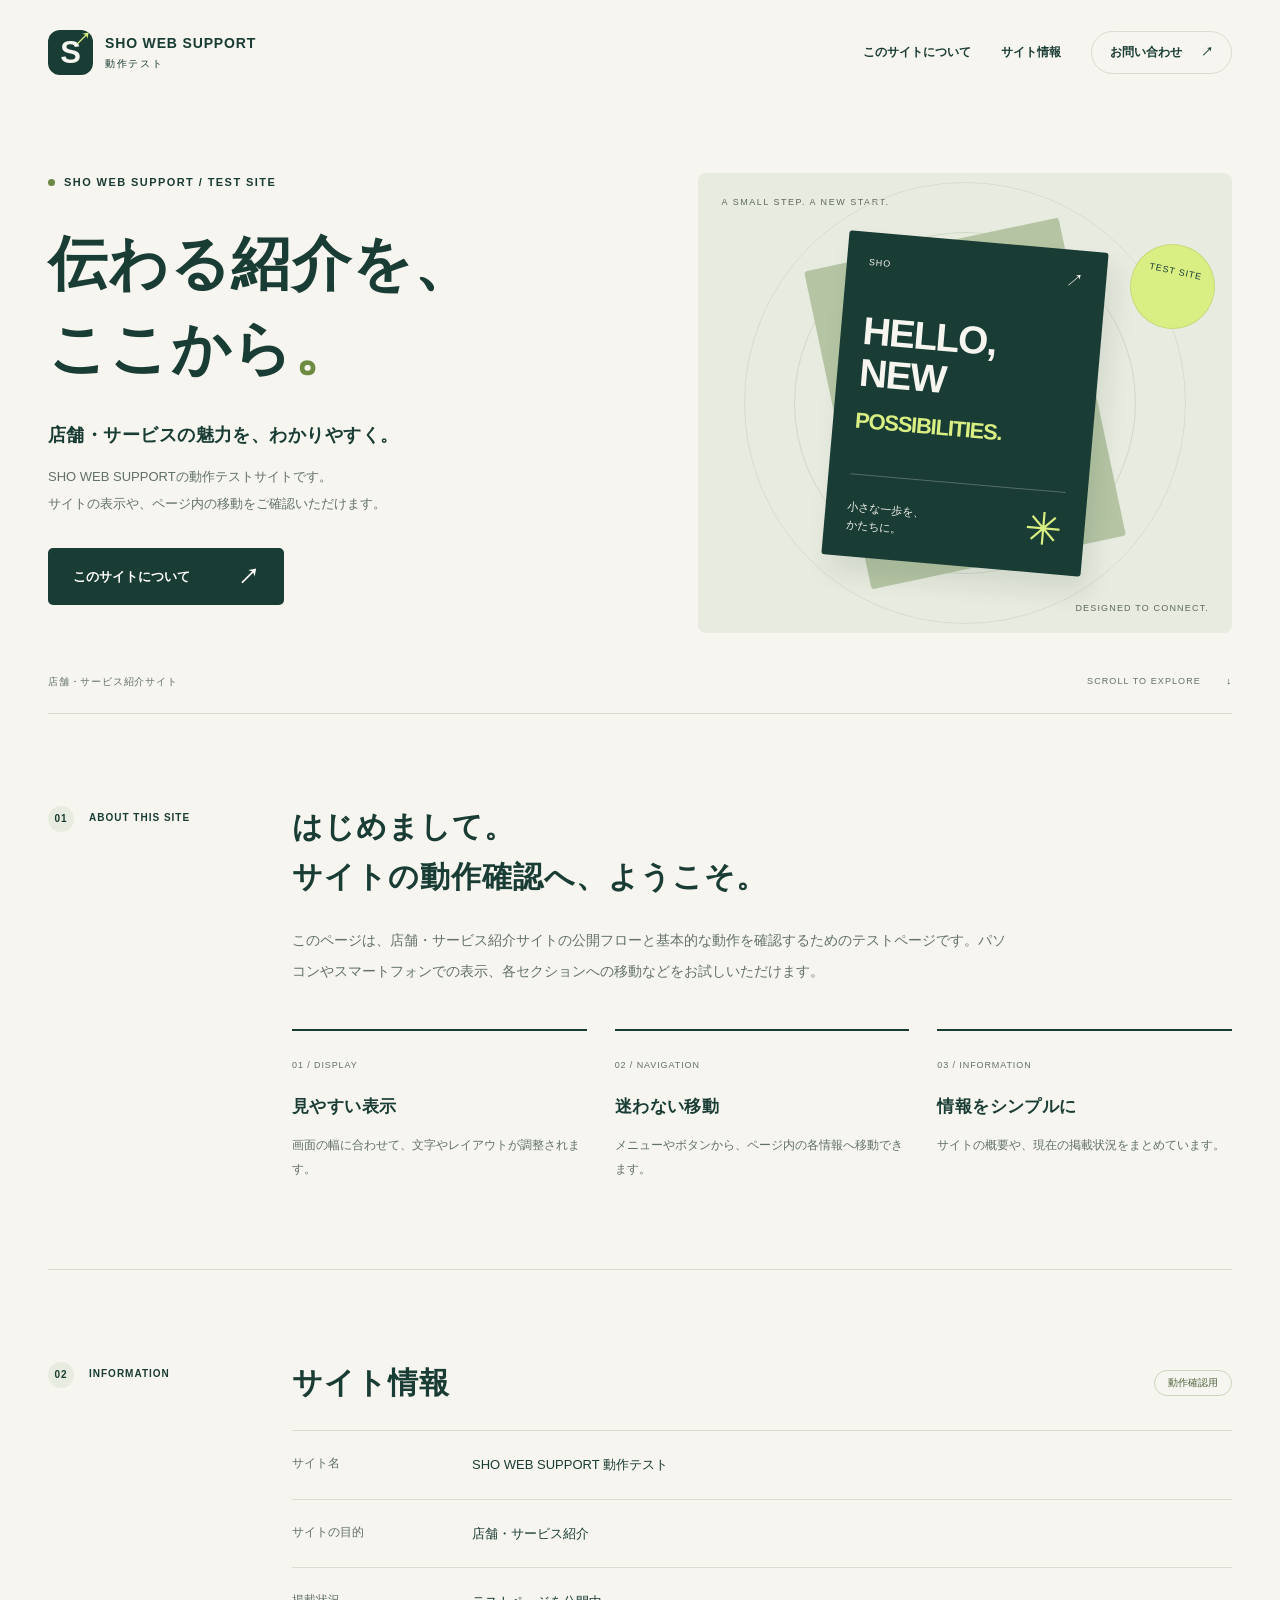
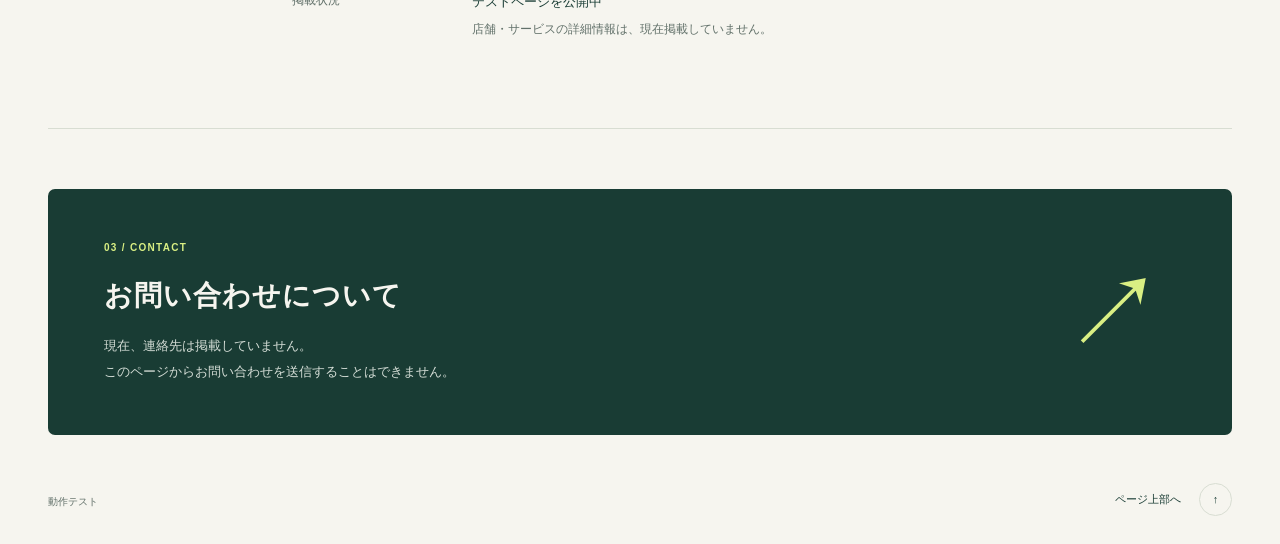
<file: index.html>
<!doctype html>
<html lang="ja">
<head>
  <meta charset="utf-8">
  <meta name="viewport" content="width=device-width, initial-scale=1">
  <meta name="description" content="SHO WEB SUPPORT 動作テスト。店舗・サービス紹介サイトの表示とページ内の移動を確認できるテストページです。">
  <meta name="theme-color" content="#f6f5ef">
  <title>SHO WEB SUPPORT 動作テスト</title>
  <link rel="stylesheet" href="./style.css">
</head>
<body>
  <a class="skip-link" href="#main">本文へスキップ</a>
  <header class="header">
    <a class="brand" href="./" aria-label="SHO WEB SUPPORT 動作テスト ホーム">
      <span class="brand-mark" aria-hidden="true">S<span>↗</span></span>
      <span class="brand-text">SHO WEB SUPPORT<small>動作テスト</small></span>
    </a>
    <nav aria-label="メインナビゲーション">
      <a href="#about">このサイトについて</a>
      <a href="#information">サイト情報</a>
      <a class="nav-contact" href="#contact">お問い合わせ <span aria-hidden="true">↗</span></a>
    </nav>
  </header>

  <main id="main">
    <section class="hero" aria-labelledby="hero-title">
      <div class="hero-copy">
        <p class="eyebrow"><span class="status-dot"></span> SHO WEB SUPPORT / TEST SITE</p>
        <h1 id="hero-title">伝わる紹介を、<br>ここから<span class="green">。</span></h1>
        <p class="hero-lead">店舗・サービスの魅力を、わかりやすく。</p>
        <p class="hero-description">SHO WEB SUPPORTの動作テストサイトです。<br class="desktop-break">サイトの表示や、ページ内の移動をご確認いただけます。</p>
        <a class="button" href="#about">このサイトについて <span aria-hidden="true">↗</span></a>
      </div>
      <div class="hero-art" aria-hidden="true">
        <span class="art-label">A SMALL STEP. A NEW START.</span>
        <div class="back-sheet"></div>
        <div class="front-sheet">
          <div class="sheet-top"><span>SHO</span><span>↗</span></div>
          <div class="sheet-title">HELLO,<br>NEW<br><span>POSSIBILITIES.</span></div>
          <div class="sheet-bottom"><span>小さな一歩を、<br>かたちに。</span><span class="sheet-symbol">✳</span></div>
        </div>
        <div class="round-label">TEST SITE<span>&nbsp;</span></div>
        <span class="art-caption">DESIGNED TO CONNECT.</span>
      </div>
      <div class="hero-footer"><span>店舗・サービス紹介サイト</span><a href="#about">SCROLL TO EXPLORE <span aria-hidden="true">↓</span></a></div>
    </section>

    <section class="about section" id="about" aria-labelledby="about-title">
      <div class="section-label"><span>01</span> ABOUT THIS SITE</div>
      <div class="section-content">
        <h2 id="about-title">はじめまして。<br>サイトの動作確認へ、ようこそ。</h2>
        <p class="body-copy">このページは、店舗・サービス紹介サイトの公開フローと基本的な動作を確認するためのテストページです。パソコンやスマートフォンでの表示、各セクションへの移動などをお試しいただけます。</p>
        <div class="feature-grid">
          <article class="feature">
            <span class="feature-number">01 / DISPLAY</span>
            <h3>見やすい表示</h3>
            <p>画面の幅に合わせて、文字やレイアウトが調整されます。</p>
          </article>
          <article class="feature">
            <span class="feature-number">02 / NAVIGATION</span>
            <h3>迷わない移動</h3>
            <p>メニューやボタンから、ページ内の各情報へ移動できます。</p>
          </article>
          <article class="feature">
            <span class="feature-number">03 / INFORMATION</span>
            <h3>情報をシンプルに</h3>
            <p>サイトの概要や、現在の掲載状況をまとめています。</p>
          </article>
        </div>
      </div>
    </section>

    <section class="information section" id="information" aria-labelledby="information-title">
      <div class="section-label"><span>02</span> INFORMATION</div>
      <div class="section-content">
        <div class="heading-row"><h2 id="information-title">サイト情報</h2><span class="pill">動作確認用</span></div>
        <dl class="info-list">
          <div><dt>サイト名</dt><dd>SHO WEB SUPPORT 動作テスト</dd></div>
          <div><dt>サイトの目的</dt><dd>店舗・サービス紹介</dd></div>
          <div><dt>掲載状況</dt><dd>テストページを公開中<span class="info-note">店舗・サービスの詳細情報は、現在掲載していません。</span></dd></div>
        </dl>
      </div>
    </section>

    <section class="contact" id="contact" aria-labelledby="contact-title">
      <div>
        <p class="eyebrow">03 / CONTACT</p>
        <h2 id="contact-title">お問い合わせについて</h2>
        <p>現在、連絡先は掲載していません。<br>このページからお問い合わせを送信することはできません。</p>
      </div>
      <span class="contact-symbol" aria-hidden="true">↗</span>
    </section>
  </main>

  <footer class="footer">
    <div><p>動作テスト</p></div>
    <a class="back-top" href="#main">ページ上部へ <span aria-hidden="true">↑</span></a>
  </footer>
</body>
</html>
</file>
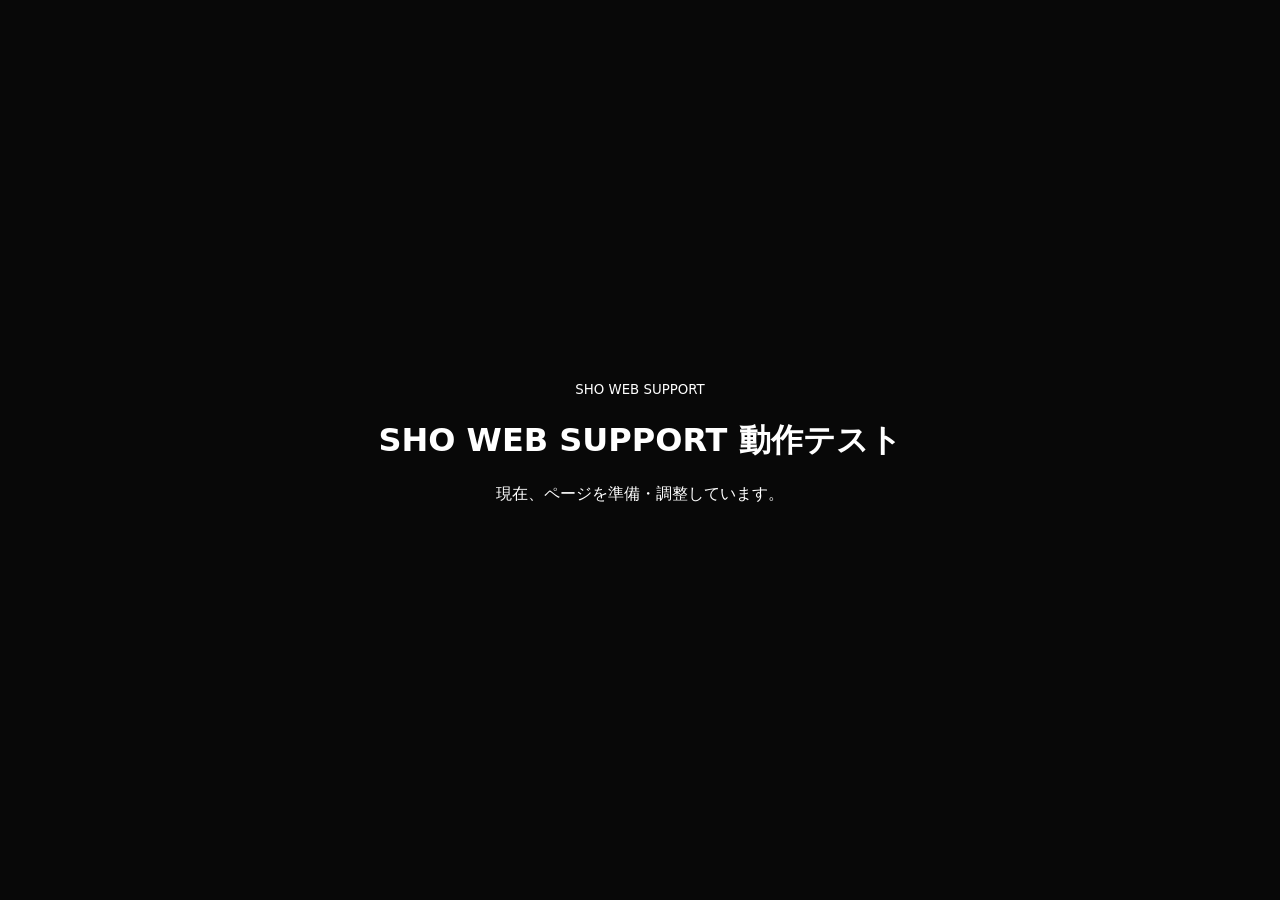
<file: docs/index.html>
<!doctype html><html lang="ja"><head><meta charset="utf-8"><meta name="viewport" content="width=device-width,initial-scale=1"><meta name="robots" content="noindex,nofollow"><title>SHO WEB SUPPORT 動作テスト</title><style>body{margin:0;min-height:100vh;display:grid;place-items:center;background:#080808;color:#fff;font-family:system-ui}main{padding:40px;text-align:center}</style></head><body><main><small>SHO WEB SUPPORT</small><h1>SHO WEB SUPPORT 動作テスト</h1><p>現在、ページを準備・調整しています。</p></main></body></html>
</file>
<file: style.css>
:root{--paper:#f6f5ef;--ink:#193c34;--muted:#62716a;--line:#d8ddd2;--accent:#d9ef83;--white:#fffefa}*{box-sizing:border-box}html{scroll-behavior:smooth;scroll-padding-top:30px}body{margin:0;background:var(--paper);color:var(--ink);font-family:-apple-system,BlinkMacSystemFont,"Segoe UI","Noto Sans JP","Hiragino Kaku Gothic ProN","Yu Gothic",Meiryo,sans-serif;line-height:1.8;-webkit-font-smoothing:antialiased}a{color:inherit;text-decoration:none}a:focus-visible{outline:3px solid #547e2b;outline-offset:6px}a{ -webkit-tap-highlight-color:transparent}::selection{background:var(--accent);color:var(--ink)}.skip-link{position:absolute;top:8px;left:16px;transform:translateY(-160%);background:var(--ink);color:white;padding:8px 20px;z-index:5}.skip-link:focus{transform:translateY(0)}.header{max-width:1320px;padding:30px 48px;margin:auto;display:flex;align-items:center;justify-content:space-between;gap:24px}.brand{display:flex;align-items:center;gap:12px;flex-shrink:0}.brand-mark{position:relative;font-size:31px;font-weight:900;line-height:1;background:var(--ink);color:var(--paper);width:45px;height:45px;display:flex;align-items:center;justify-content:center;border-radius:12px}.brand-mark span{font-size:17px;position:absolute;right:2px;top:1px;color:var(--accent)}.brand-text{font-size:14px;font-weight:800;letter-spacing:.06em;line-height:1.4}.brand-text small{display:block;font-size:10px;letter-spacing:.17em;font-weight:500;margin-top:4px}.header nav{display:flex;gap:30px;align-items:center;font-size:12px;font-weight:600}.header nav a{transition:color .2s}.header nav a:hover{color:#5c7b34}.nav-contact{border:1px solid var(--line);border-radius:30px;padding:10px 18px}.nav-contact span{margin-left:16px}.hero{max-width:1224px;margin:0 auto;padding:68px 0 0;display:grid;grid-template-columns:1.15fr 1fr;column-gap:50px}.eyebrow{font-size:11px;font-weight:700;letter-spacing:.13em;display:flex;align-items:center;gap:9px;margin:0 0 28px}.status-dot{display:inline-block;width:7px;height:7px;background:#6c8843;border-radius:50%}h1{font-size:clamp(40px,4.6vw,66px);line-height:1.45;letter-spacing:.025em;margin:0 0 27px;font-weight:800}.green{color:#6e8b42}.hero-lead{font-size:18px;font-weight:700;margin:0 0 12px;letter-spacing:.025em}.hero-description{font-size:13px;color:var(--muted);line-height:2.1;margin:0 0 30px}.button{display:inline-flex;align-items:center;justify-content:space-between;gap:48px;padding:17px 25px;background:var(--ink);color:var(--white);border-radius:5px;font-size:13px;font-weight:600;transition:background .2s,transform .2s}.button span{font-size:21px;line-height:1}.button:hover{background:#315b45;transform:translateY(-2px)}.hero-art{position:relative;min-height:460px;background:#e8ebdf;border-radius:8px;overflow:hidden;display:flex;align-items:center;justify-content:center}.hero-art:before{content:"";position:absolute;width:340px;height:340px;border:1px solid #d1d9c7;border-radius:50%}.hero-art:after{content:"";position:absolute;width:440px;height:440px;border:1px solid #d7dece;border-radius:50%}.art-label{position:absolute;top:21px;left:24px;font-size:9px;letter-spacing:.17em;color:#5a6b5c}.back-sheet{position:absolute;width:260px;height:325px;background:#b5c5a4;transform:rotate(-12deg);border-radius:3px}.front-sheet{position:relative;z-index:1;background:var(--ink);color:var(--paper);width:260px;height:325px;padding:22px;transform:rotate(5deg);box-shadow:8px 16px 24px #193c341a;border-radius:3px;display:flex;flex-direction:column;justify-content:space-between}.sheet-top{display:flex;justify-content:space-between;font-size:9px;letter-spacing:.1em}.sheet-top span:last-child{font-size:18px;line-height:1}.sheet-title{font-size:39px;font-weight:800;line-height:1.08;letter-spacing:-.04em}.sheet-title span{font-size:22px;color:var(--accent);letter-spacing:-.055em}.sheet-bottom{display:flex;justify-content:space-between;align-items:end;border-top:1px solid #ffffff40;padding-top:15px;font-size:11px;line-height:1.7}.sheet-symbol{font-size:45px;line-height:1;color:var(--accent)}.round-label{position:absolute;z-index:2;right:28px;top:71px;width:85px;height:85px;border-radius:50%;background:var(--accent);display:flex;align-items:center;justify-content:center;flex-direction:column;font-size:9px;letter-spacing:.1em;transform:rotate(12deg);border:1px solid #193c341a}.round-label span{font-size:26px;line-height:1.2;font-weight:700;letter-spacing:-.03em}.art-caption{position:absolute;bottom:17px;right:23px;font-size:9px;letter-spacing:.13em;color:#5a6b5c}.hero-footer{grid-column:1/-1;display:flex;justify-content:space-between;border-bottom:1px solid var(--line);padding:40px 0 22px;margin-bottom:0;font-size:10px;letter-spacing:.08em;color:var(--muted)}.hero-footer a{font-size:9px;letter-spacing:.12em}.hero-footer a span{margin-left:22px;color:var(--ink)}.section{max-width:1224px;margin:auto;padding:88px 0;display:grid;grid-template-columns:260px 1fr;gap:34px;border-bottom:1px solid var(--line)}.section-label{font-size:10px;letter-spacing:.1em;font-weight:700;padding-top:7px;display:flex;gap:15px;align-items:flex-start}.section-label>span{font-size:10px;background:#e8ebdf;border-radius:50%;width:26px;height:26px;display:inline-flex;align-items:center;justify-content:center;margin-top:-3px}h2{font-size:30px;line-height:1.65;letter-spacing:.035em;margin:0 0 24px;font-weight:700}.body-copy{font-size:14px;line-height:2.2;color:var(--muted);max-width:720px;margin:0}.feature-grid{display:grid;grid-template-columns:repeat(3,1fr);gap:28px;margin-top:42px}.feature{border-top:2px solid var(--ink);padding-top:18px}.feature-number{font-size:9px;letter-spacing:.1em;color:var(--muted)}h3{font-size:17px;letter-spacing:.025em;margin:15px 0 10px}.feature p{font-size:12px;color:var(--muted);margin:0;line-height:2}.heading-row{display:flex;align-items:center;justify-content:space-between;gap:16px;margin-bottom:23px}.heading-row h2{margin:0}.pill{font-size:10px;border:1px solid #cbd6ba;padding:3px 13px;border-radius:20px;white-space:nowrap;color:#4f653e}.info-list{margin:0;border-top:1px solid var(--line)}.info-list>div{display:grid;grid-template-columns:160px 1fr;gap:20px;padding:22px 0;border-bottom:1px solid var(--line);font-size:13px}.info-list>div:last-child{border-bottom:0;padding-bottom:0}.info-list dt{color:var(--muted);font-size:12px}.info-list dd{margin:0;font-weight:500;overflow-wrap:anywhere}.info-note{display:block;font-size:12px;color:var(--muted);font-weight:400;margin-top:5px}.mono{font-family:ui-monospace,SFMono-Regular,Consolas,monospace;letter-spacing:.06em}.contact{max-width:1224px;margin:60px auto 0;background:var(--ink);color:var(--paper);border-radius:7px;padding:50px 56px;display:flex;align-items:center;justify-content:space-between;gap:28px}.contact .eyebrow{color:var(--accent);font-size:10px;margin-bottom:16px}.contact h2{font-size:28px;margin-bottom:14px}.contact p:not(.eyebrow){font-size:13px;color:#d4ddd6;line-height:2;margin:0}.contact-symbol{font-size:100px;color:var(--accent);line-height:1;font-weight:300;margin-right:12px}.footer{max-width:1224px;margin:auto;padding:48px 0 28px;display:grid;grid-template-columns:1fr auto;gap:30px;align-items:center}.footer-brand{font-size:15px;font-weight:800;letter-spacing:.04em}.footer p{font-size:10px;color:var(--muted);margin:5px 0 0}.back-top{font-size:11px}.back-top span{display:inline-flex;align-items:center;justify-content:center;width:33px;height:33px;border:1px solid var(--line);border-radius:50%;margin-left:15px}.footer small{grid-column:1/-1;font-size:9px;color:var(--muted);border-top:1px solid var(--line);padding-top:20px;letter-spacing:.04em}@media(min-width:1400px){.hero{padding-top:85px}.hero-art{min-height:490px}}@media(max-width:1320px){.hero,.section,.contact,.footer{margin-left:48px;margin-right:48px}.section{grid-template-columns:210px 1fr}.hero{column-gap:35px}.round-label{right:17px}}@media(max-width:1000px){.header{padding:25px 28px}.header nav{gap:18px;font-size:11px}.hero,.section,.contact,.footer{margin-left:28px;margin-right:28px}.hero{padding-top:45px;column-gap:28px;grid-template-columns:1.1fr 1fr}.hero-art{min-height:410px}.front-sheet,.back-sheet{width:220px;height:290px}.sheet-title{font-size:34px}.sheet-title span{font-size:18px}.round-label{width:65px;height:65px;right:10px;top:55px;font-size:8px}.round-label span{font-size:21px}.hero-lead{font-size:15px}.hero-description{font-size:12px}.section{grid-template-columns:165px 1fr;gap:20px;padding:65px 0}.feature-grid{gap:18px}.feature h3{font-size:15px}.section h2{font-size:27px}.info-list>div{grid-template-columns:120px 1fr}.contact{padding:38px}}@media(max-width:720px){.header{padding:22px 22px 17px;flex-wrap:wrap;gap:20px}.brand-mark{width:38px;height:38px;font-size:28px;border-radius:9px}.brand-text{font-size:12px}.brand-text small{font-size:9px}.header nav{width:100%;justify-content:space-between;gap:10px;border-top:1px solid var(--line);padding-top:13px;font-size:10px}.nav-contact{border:0;padding:0}.nav-contact span{margin-left:3px}.hero,.section,.contact,.footer{margin-left:22px;margin-right:22px}.hero{padding-top:35px;display:flex;flex-direction:column;gap:0}.hero .eyebrow{font-size:9px;letter-spacing:.1em;margin-bottom:22px}h1{font-size:clamp(36px,8.4vw,54px);line-height:1.5;margin-bottom:22px}.hero-lead{font-size:16px}.hero-description{font-size:12px}.desktop-break{display:none}.button{font-size:12px;padding:15px 22px}.hero-art{margin-top:38px;min-height:360px}.front-sheet,.back-sheet{width:235px;height:280px}.front-sheet{padding:20px}.sheet-title{font-size:33px}.sheet-title span{font-size:19px}.sheet-bottom{padding-top:10px}.sheet-symbol{font-size:38px}.round-label{width:70px;height:70px;top:37px;right:calc(50% - 147px)}.art-label{font-size:8px;left:17px;top:16px}.art-caption{font-size:8px}.hero-footer{padding-top:25px;padding-bottom:20px;font-size:9px}.hero-footer a{font-size:8px;letter-spacing:.02em}.hero-footer a span{margin-left:7px}.section{display:block;padding:48px 0}.section-label{margin-bottom:27px;font-size:9px}.section h2{font-size:24px;margin-bottom:20px}.body-copy{font-size:13px;line-height:2.1}.feature-grid{margin-top:29px;display:block}.feature{display:grid;grid-template-columns:110px 1fr;column-gap:14px;border-top:1px solid var(--line);padding:19px 0}.feature-number{grid-column:1/-1;font-size:8px;margin-bottom:7px}.feature h3{font-size:14px;margin:0}.feature p{font-size:11px}.feature:last-child{padding-bottom:0}.heading-row{margin-bottom:20px}.heading-row h2{margin:0}.info-list>div{grid-template-columns:88px 1fr;gap:12px;padding:19px 0;font-size:12px}.info-list dt,.info-note{font-size:11px}.contact{margin-top:32px;padding:30px 25px;position:relative;overflow:hidden}.contact h2{font-size:21px}.contact p:not(.eyebrow){font-size:11px}.contact-symbol{display:none}.footer{padding-top:32px;gap:25px 12px}.footer-brand{font-size:12px}.footer p{font-size:9px}.back-top{font-size:10px}.back-top span{width:27px;height:27px;margin-left:5px}}@media(prefers-reduced-motion:reduce){html{scroll-behavior:auto}*,*:before,*:after{transition:none!important}}
</file>
